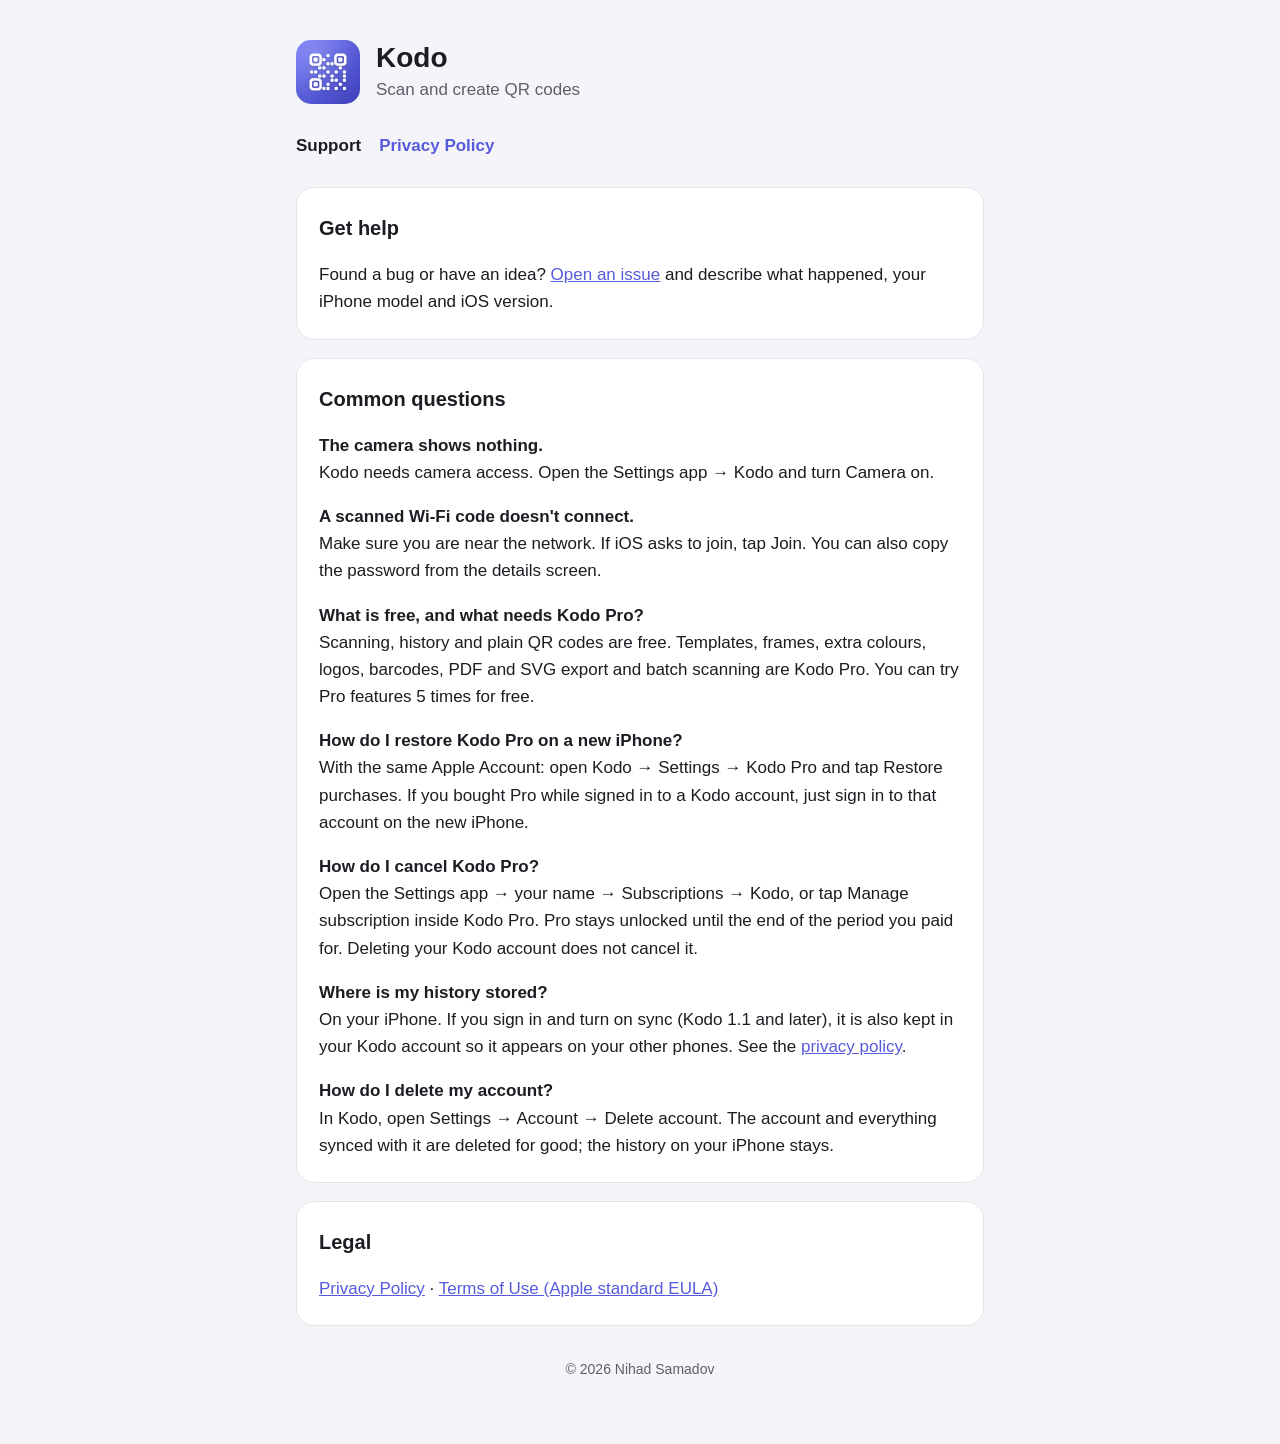
<file: index.html>
<!doctype html>
<html lang="en">
<head>
  <meta charset="utf-8">
  <meta name="viewport" content="width=device-width, initial-scale=1">
  <title>Kodo Support</title>
  <link rel="stylesheet" href="style.css">
</head>
<body>
<main>
  <header>
    <img src="icon.png" alt="Kodo app icon">
    <div>
      <h1>Kodo</h1>
      <p>Scan and create QR codes</p>
    </div>
  </header>

  <nav>
    <a href="./" aria-current="page">Support</a>
    <a href="privacy.html">Privacy Policy</a>
  </nav>

  <section>
    <h2>Get help</h2>
    <p>Found a bug or have an idea? <a href="https://github.com/nihat1337/kodo-legal/issues/new">Open an issue</a>
      and describe what happened, your iPhone model and iOS version.</p>
  </section>

  <section>
    <h2>Common questions</h2>

    <p><strong>The camera shows nothing.</strong><br>
      Kodo needs camera access. Open the Settings app → Kodo and turn Camera on.</p>

    <p><strong>A scanned Wi-Fi code doesn't connect.</strong><br>
      Make sure you are near the network. If iOS asks to join, tap Join. You can also copy the password from the details screen.</p>

    <p><strong>What is free, and what needs Kodo Pro?</strong><br>
      Scanning, history and plain QR codes are free. Templates, frames, extra colours, logos, barcodes,
      PDF and SVG export and batch scanning are Kodo Pro. You can try Pro features 5 times for free.</p>

    <p><strong>How do I restore Kodo Pro on a new iPhone?</strong><br>
      With the same Apple Account: open Kodo → Settings → Kodo Pro and tap Restore purchases.
      If you bought Pro while signed in to a Kodo account, just sign in to that account on the new iPhone.</p>

    <p><strong>How do I cancel Kodo Pro?</strong><br>
      Open the Settings app → your name → Subscriptions → Kodo, or tap Manage subscription inside Kodo Pro.
      Pro stays unlocked until the end of the period you paid for. Deleting your Kodo account does not cancel it.</p>

    <p><strong>Where is my history stored?</strong><br>
      On your iPhone. If you sign in and turn on sync (Kodo 1.1 and later), it is also kept in your Kodo
      account so it appears on your other phones. See the <a href="privacy.html">privacy policy</a>.</p>

    <p><strong>How do I delete my account?</strong><br>
      In Kodo, open Settings → Account → Delete account. The account and everything synced with it are
      deleted for good; the history on your iPhone stays.</p>
  </section>

  <section>
    <h2>Legal</h2>
    <p><a href="privacy.html">Privacy Policy</a> ·
      <a href="https://www.apple.com/legal/internet-services/itunes/dev/stdeula/">Terms of Use (Apple standard EULA)</a></p>
  </section>

  <footer>© 2026 Nihad Samadov</footer>
</main>
</body>
</html>
</file>
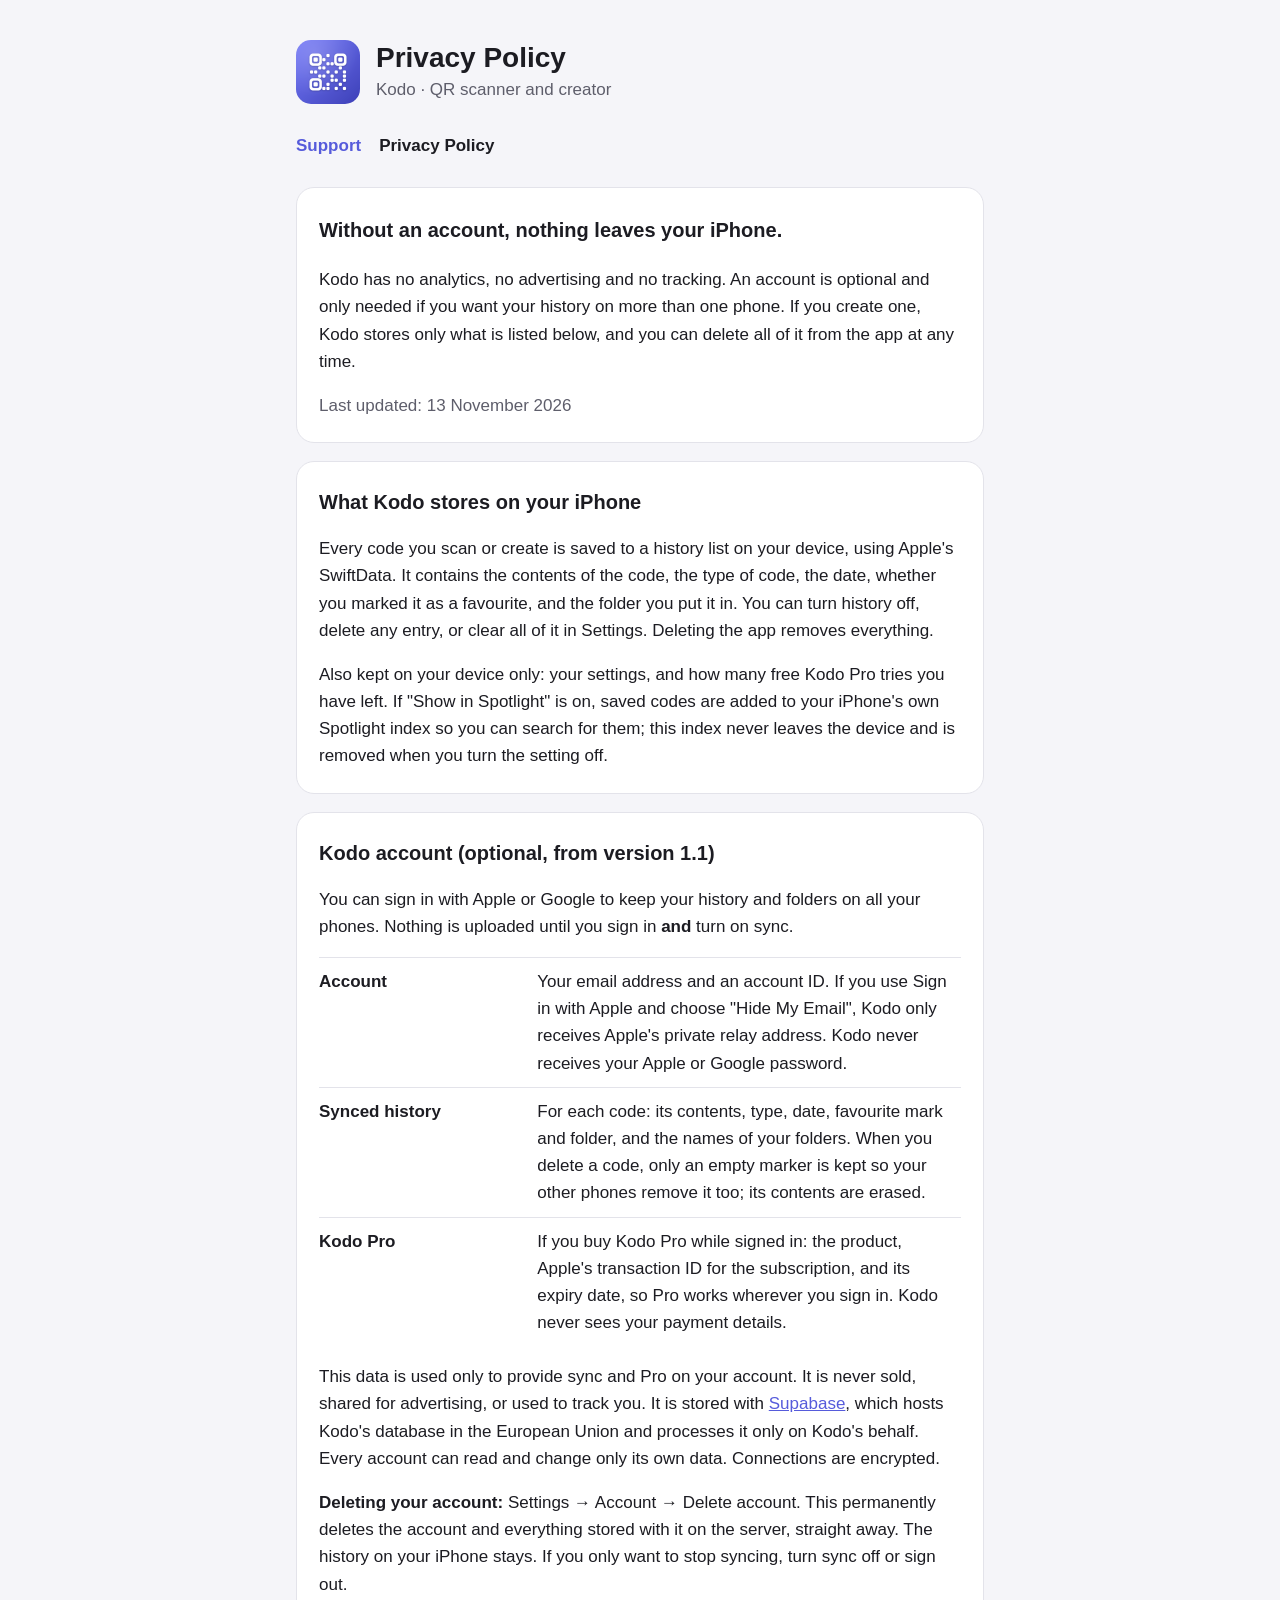
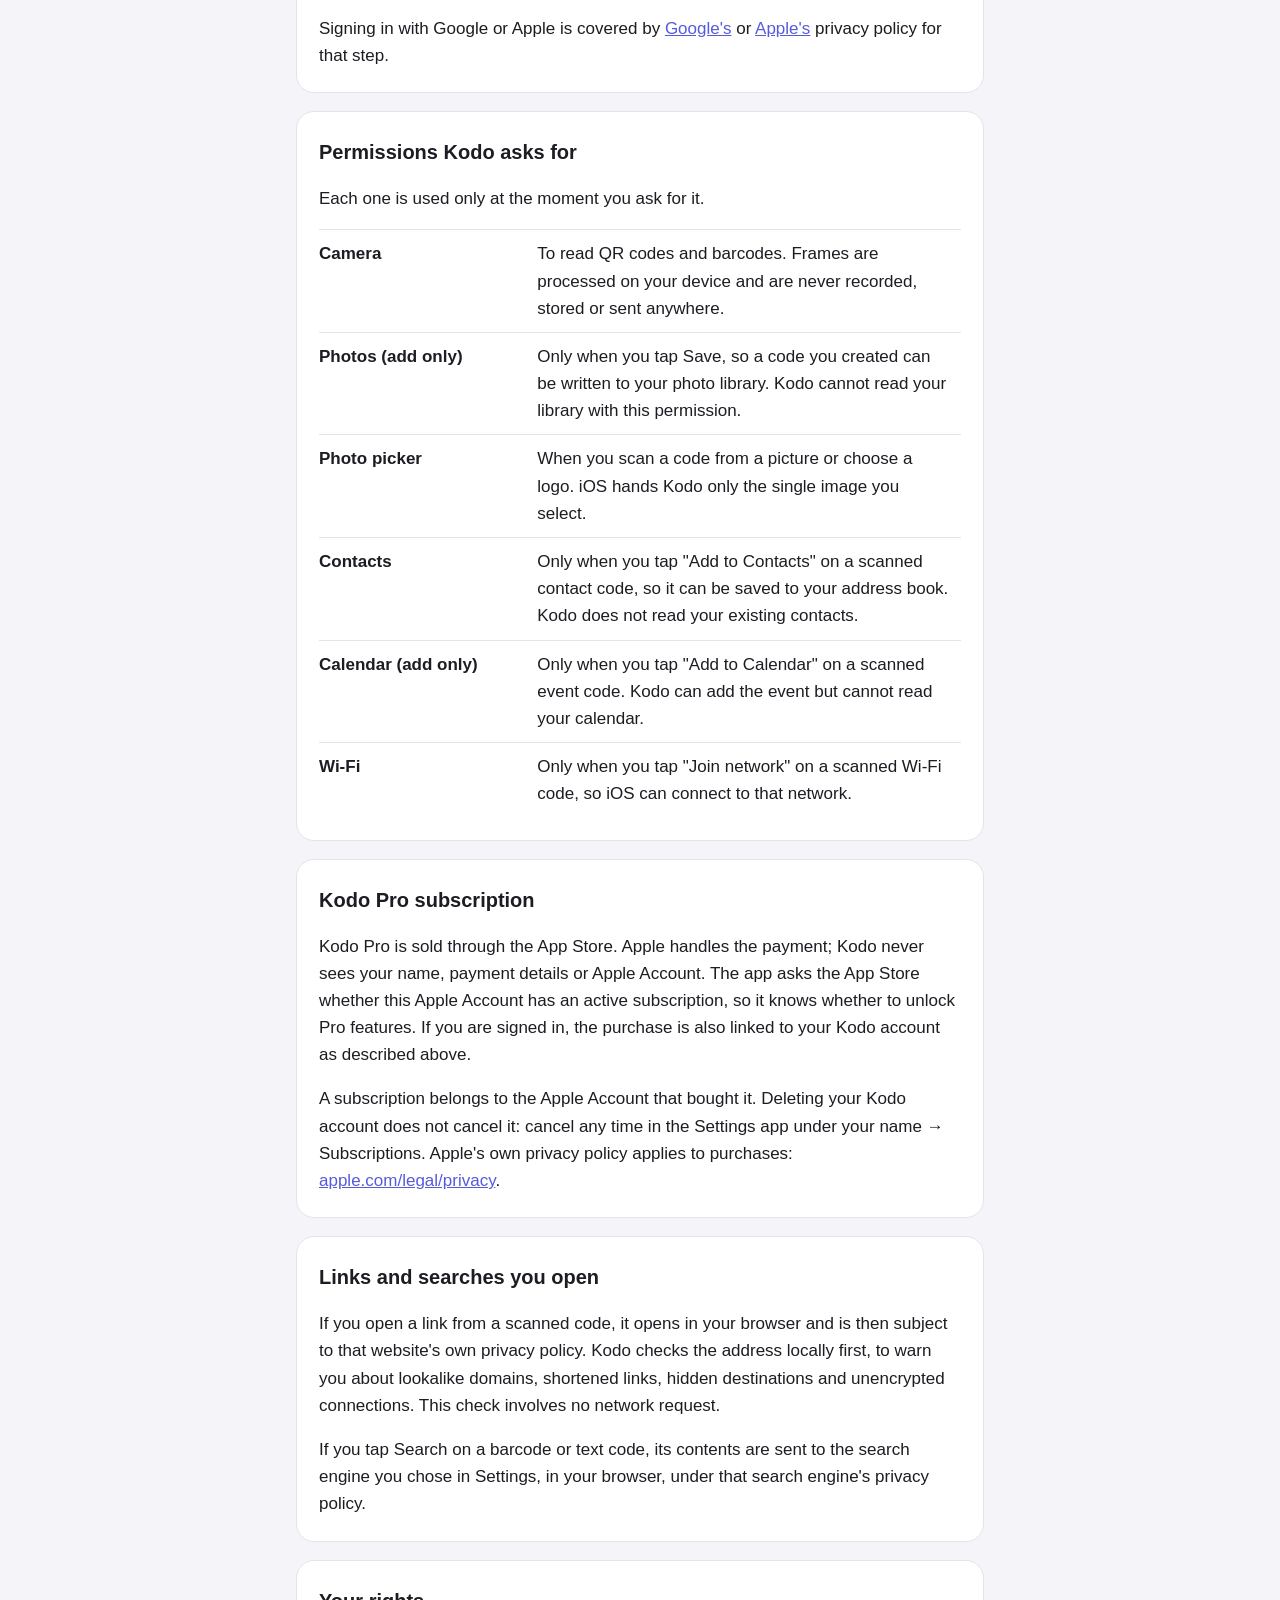
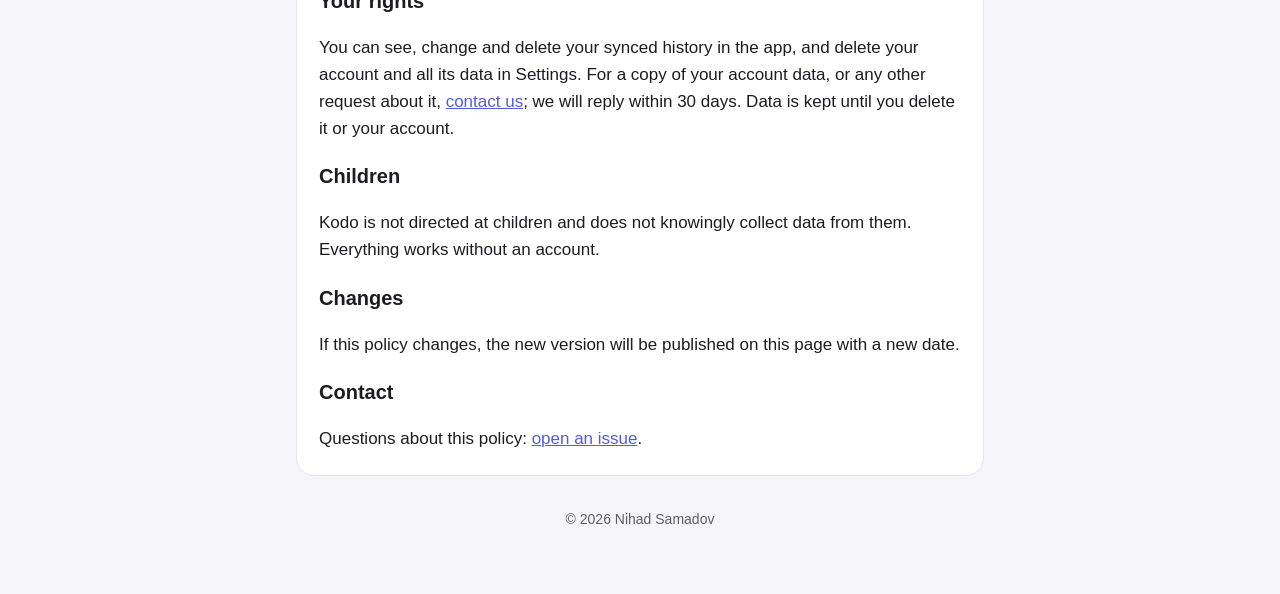
<file: privacy.html>
<!doctype html>
<html lang="en">
<head>
  <meta charset="utf-8">
  <meta name="viewport" content="width=device-width, initial-scale=1">
  <title>Kodo Privacy Policy</title>
  <link rel="stylesheet" href="style.css">
</head>
<body>
<main>
  <header>
    <img src="icon.png" alt="Kodo app icon">
    <div>
      <h1>Privacy Policy</h1>
      <p>Kodo · QR scanner and creator</p>
    </div>
  </header>

  <nav>
    <a href="./">Support</a>
    <a href="privacy.html" aria-current="page">Privacy Policy</a>
  </nav>

  <section>
    <p class="lead">Without an account, nothing leaves your iPhone.</p>
    <p>Kodo has no analytics, no advertising and no tracking. An account is optional and only
      needed if you want your history on more than one phone. If you create one, Kodo stores
      only what is listed below, and you can delete all of it from the app at any time.</p>
    <p class="muted">Last updated: 13 November 2026</p>
  </section>

  <section>
    <h2>What Kodo stores on your iPhone</h2>
    <p>Every code you scan or create is saved to a history list on your device, using Apple's
      SwiftData. It contains the contents of the code, the type of code, the date, whether you
      marked it as a favourite, and the folder you put it in. You can turn history off, delete any
      entry, or clear all of it in Settings. Deleting the app removes everything.</p>
    <p>Also kept on your device only: your settings, and how many free Kodo Pro tries you have left.
      If "Show in Spotlight" is on, saved codes are added to your iPhone's own Spotlight index so you
      can search for them; this index never leaves the device and is removed when you turn the
      setting off.</p>
  </section>

  <section>
    <h2>Kodo account (optional, from version 1.1)</h2>
    <p>You can sign in with Apple or Google to keep your history and folders on all your phones.
      Nothing is uploaded until you sign in <strong>and</strong> turn on sync.</p>
    <table>
      <tr><th>Account</th><td>Your email address and an account ID. If you use Sign in with Apple and choose
        "Hide My Email", Kodo only receives Apple's private relay address. Kodo never receives your
        Apple or Google password.</td></tr>
      <tr><th>Synced history</th><td>For each code: its contents, type, date, favourite mark and folder, and
        the names of your folders. When you delete a code, only an empty marker is kept so your other
        phones remove it too; its contents are erased.</td></tr>
      <tr><th>Kodo Pro</th><td>If you buy Kodo Pro while signed in: the product, Apple's transaction ID for the
        subscription, and its expiry date, so Pro works wherever you sign in. Kodo never sees your
        payment details.</td></tr>
    </table>
    <p>This data is used only to provide sync and Pro on your account. It is never sold, shared for
      advertising, or used to track you. It is stored with
      <a href="https://supabase.com/privacy">Supabase</a>, which hosts Kodo's database in the
      European Union and processes it only on Kodo's behalf. Every account can read and change only
      its own data. Connections are encrypted.</p>
    <p><strong>Deleting your account:</strong> Settings → Account → Delete account. This permanently
      deletes the account and everything stored with it on the server, straight away. The history on
      your iPhone stays. If you only want to stop syncing, turn sync off or sign out.</p>
    <p>Signing in with Google or Apple is covered by
      <a href="https://policies.google.com/privacy">Google's</a> or
      <a href="https://www.apple.com/legal/privacy/">Apple's</a> privacy policy for that step.</p>
  </section>

  <section>
    <h2>Permissions Kodo asks for</h2>
    <p>Each one is used only at the moment you ask for it.</p>
    <table>
      <tr><th>Camera</th><td>To read QR codes and barcodes. Frames are processed on your device and are never recorded, stored or sent anywhere.</td></tr>
      <tr><th>Photos (add only)</th><td>Only when you tap Save, so a code you created can be written to your photo library. Kodo cannot read your library with this permission.</td></tr>
      <tr><th>Photo picker</th><td>When you scan a code from a picture or choose a logo. iOS hands Kodo only the single image you select.</td></tr>
      <tr><th>Contacts</th><td>Only when you tap "Add to Contacts" on a scanned contact code, so it can be saved to your address book. Kodo does not read your existing contacts.</td></tr>
      <tr><th>Calendar (add only)</th><td>Only when you tap "Add to Calendar" on a scanned event code. Kodo can add the event but cannot read your calendar.</td></tr>
      <tr><th>Wi-Fi</th><td>Only when you tap "Join network" on a scanned Wi-Fi code, so iOS can connect to that network.</td></tr>
    </table>
  </section>

  <section>
    <h2>Kodo Pro subscription</h2>
    <p>Kodo Pro is sold through the App Store. Apple handles the payment; Kodo never sees your
      name, payment details or Apple Account. The app asks the App Store whether this Apple Account
      has an active subscription, so it knows whether to unlock Pro features. If you are signed in,
      the purchase is also linked to your Kodo account as described above.</p>
    <p>A subscription belongs to the Apple Account that bought it. Deleting your Kodo account does not
      cancel it: cancel any time in the Settings app under your name → Subscriptions.
      Apple's own privacy policy applies to purchases:
      <a href="https://www.apple.com/legal/privacy/">apple.com/legal/privacy</a>.</p>
  </section>

  <section>
    <h2>Links and searches you open</h2>
    <p>If you open a link from a scanned code, it opens in your browser and is then subject to that
      website's own privacy policy. Kodo checks the address locally first, to warn you about
      lookalike domains, shortened links, hidden destinations and unencrypted connections.
      This check involves no network request.</p>
    <p>If you tap Search on a barcode or text code, its contents are sent to the search engine you
      chose in Settings, in your browser, under that search engine's privacy policy.</p>
  </section>

  <section>
    <h2>Your rights</h2>
    <p>You can see, change and delete your synced history in the app, and delete your account and all
      its data in Settings. For a copy of your account data, or any other request about it,
      <a href="https://github.com/nihat1337/kodo-legal/issues">contact us</a>; we will reply within
      30 days. Data is kept until you delete it or your account.</p>

    <h2>Children</h2>
    <p>Kodo is not directed at children and does not knowingly collect data from them. Everything
      works without an account.</p>

    <h2>Changes</h2>
    <p>If this policy changes, the new version will be published on this page with a new date.</p>

    <h2>Contact</h2>
    <p>Questions about this policy: <a href="https://github.com/nihat1337/kodo-legal/issues">open an issue</a>.</p>
  </section>

  <footer>© 2026 Nihad Samadov</footer>
</main>
</body>
</html>
</file>
<file: style.css>
:root {
  --bg: #f5f5f9;
  --card: #ffffff;
  --text: #1c1c22;
  --muted: #5e5e6b;
  --accent: #565bdb;
  --line: #e3e3ea;
}

@media (prefers-color-scheme: dark) {
  :root {
    --bg: #0e0e13;
    --card: #1a1a22;
    --text: #f2f2f7;
    --muted: #a3a3b0;
    --accent: #8286f5;
    --line: #2c2c36;
  }
}

* { box-sizing: border-box; }

body {
  margin: 0;
  background: var(--bg);
  color: var(--text);
  font: 17px/1.6 -apple-system, BlinkMacSystemFont, "SF Pro Text", "Helvetica Neue", Arial, sans-serif;
}

main {
  max-width: 720px;
  margin: 0 auto;
  padding: 40px 16px 64px;
}

header { display: flex; align-items: center; gap: 16px; margin-bottom: 28px; }
header img { width: 64px; height: 64px; border-radius: 15px; }
header h1 { margin: 0; font-size: 28px; line-height: 1.2; }
header p { margin: 2px 0 0; color: var(--muted); }

nav { display: flex; gap: 18px; margin-bottom: 28px; }
nav a { color: var(--accent); text-decoration: none; font-weight: 600; }
nav a[aria-current="page"] { color: var(--text); }

section {
  background: var(--card);
  border: 1px solid var(--line);
  border-radius: 18px;
  padding: 6px 22px;
  margin-bottom: 18px;
}

h2 { font-size: 20px; margin: 18px 0 6px; }
.lead { font-size: 20px; font-weight: 600; }
.muted { color: var(--muted); }
a { color: var(--accent); }

table { width: 100%; border-collapse: collapse; margin: 6px 0 16px; }
th, td { text-align: left; vertical-align: top; padding: 10px 8px 10px 0; border-top: 1px solid var(--line); }
th { width: 34%; }

footer { color: var(--muted); font-size: 14px; text-align: center; margin-top: 32px; }
</file>
